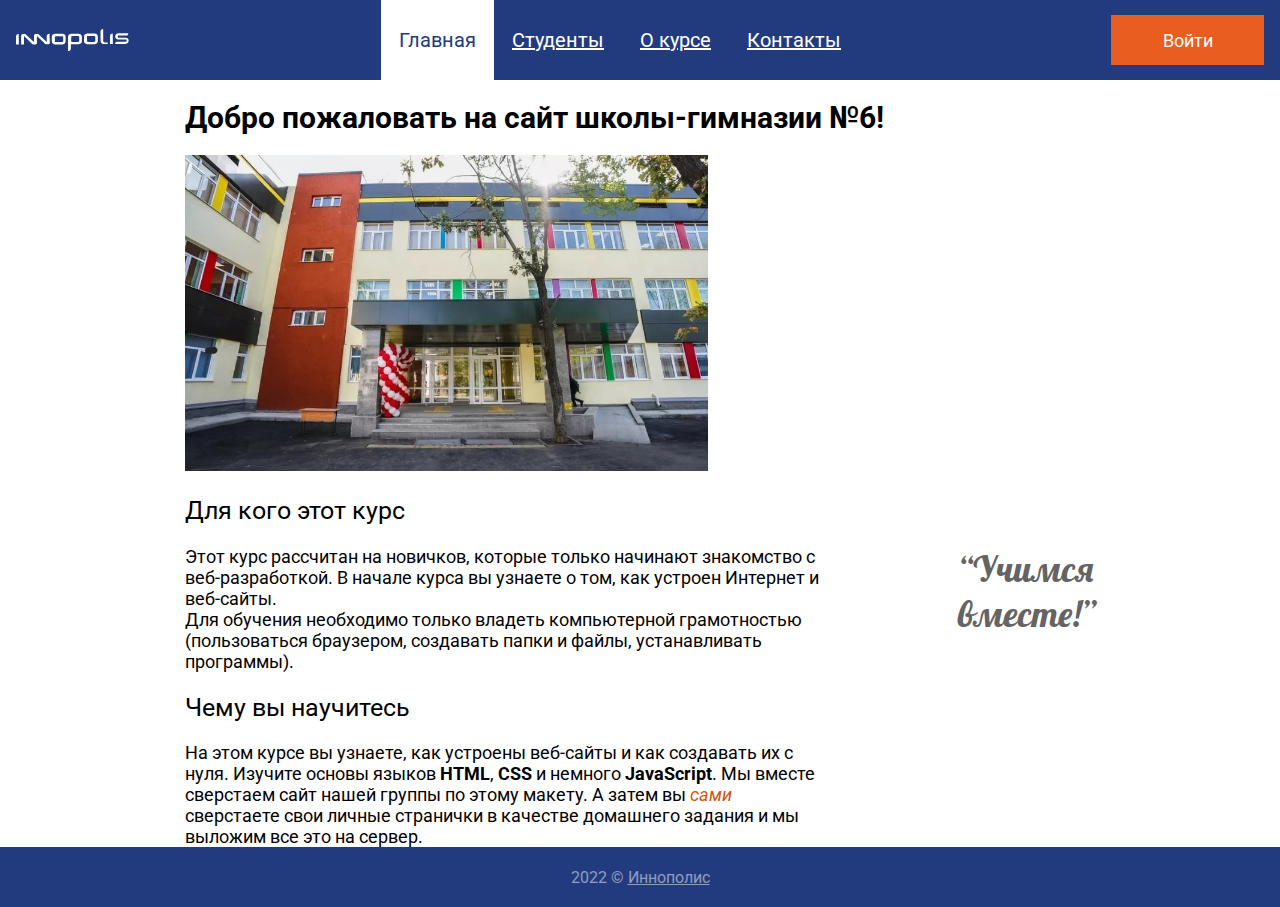
<file: index.html>
<!DOCTYPE html>
<html lang="ru">
    <head>
        <meta charset="UTF-8">
        <meta name="viewport" content="width=device-width, initial-scale=1.0">
        <title>Сайт школы</title>
        <link rel="stylesheet" href="css/style.css">
        <link rel="preconnect" href="https://fonts.googleapis.com">
        <link rel="preconnect" href="https://fonts.gstatic.com" crossorigin>
        <link href="https://fonts.googleapis.com/css2?family=Lobster&family=Roboto:ital,wght@0,400;0,700;1,400&display=swap" rel="stylesheet">
        <script defer src="js/login-popup.js"></script>
    </head>
    <body class="page">
        <header class="header">
            <img class="site-logo" src="img/logo.svg" alt="Логотип">
            <ul class="site-menu">
                <li><a class="menu-link active-link" href="#">Главная</a></li>
                <li><a class="menu-link" href="pages/students.html">Студенты</a></li>
                <li><a class="menu-link" href="pages/about.html">О курсе</a></li>
                <li><a class="menu-link" href="pages/contacts.html">Контакты</a></li>
            </ul>
            <a class="login-button" href="login.html">Войти</a>
            <div class="login-popup">
                <h2 class="login-headng">Войти на сайт</h2>
                <form class="login-form" action="#" method="GET">
                    <input class="login-input" name="login" type="text" placeholder="Логин" required="">
                    <input class="password-input" name="password" type="password" placeholder="Пароль" required="">
                    <button class="popup-buttn" type="submit">Войти</button>
                </form>
            </div>
        </header> 
        <main class="main">
            <h1 class="main-heading"> Добро пожаловать на сайт школы-гимназии №6! </h1>
            <img class="class-photo" src="img/school-27.11.21.jpg" alt="Фото компьютерного класса" width="523" height="316">
            <h2>Для кого этот курс</h2>
            <div class="intro-wrapper">
                <p class="intro-text">Этот курс рассчитан на новичков, которые только начинают знакомство с веб-разработкой. В начале курса вы узнаете о том, как устроен Интернет и веб-сайты. <br> 
                Для обучения необходимо только владеть компьютерной грамотностью (пользоваться браузером, создавать папки и файлы, устанавливать программы).</p>
                <aside class="intro-aside">
                    <blockquote>&#8220;Учимся<br> вместе!&#8221;</blockquote>
                </aside>
            </div>
            <h2>Чему вы научитесь</h2>
            <p class="intro-text">На этом курсе вы узнаете, как устроены веб-сайты и как создавать их с нуля. Изучите основы языков <strong>HTML</strong>,<strong> CSS</strong> и немного <strong>JavaScript</strong>. Мы вместе сверстаем сайт нашей группы по этому макету. А затем вы <em>сами</em>  сверстаете свои личные странички в качестве домашнего задания и мы выложим все это на сервер.</p>
        </main>
        <footer class="footer"> 
            <p class="copywraite">2022 &copy; <a class="innopolis-link" href="https://innopolis.com/">Иннополис</a></p>
        </footer>
    </body>
</html>
</file>
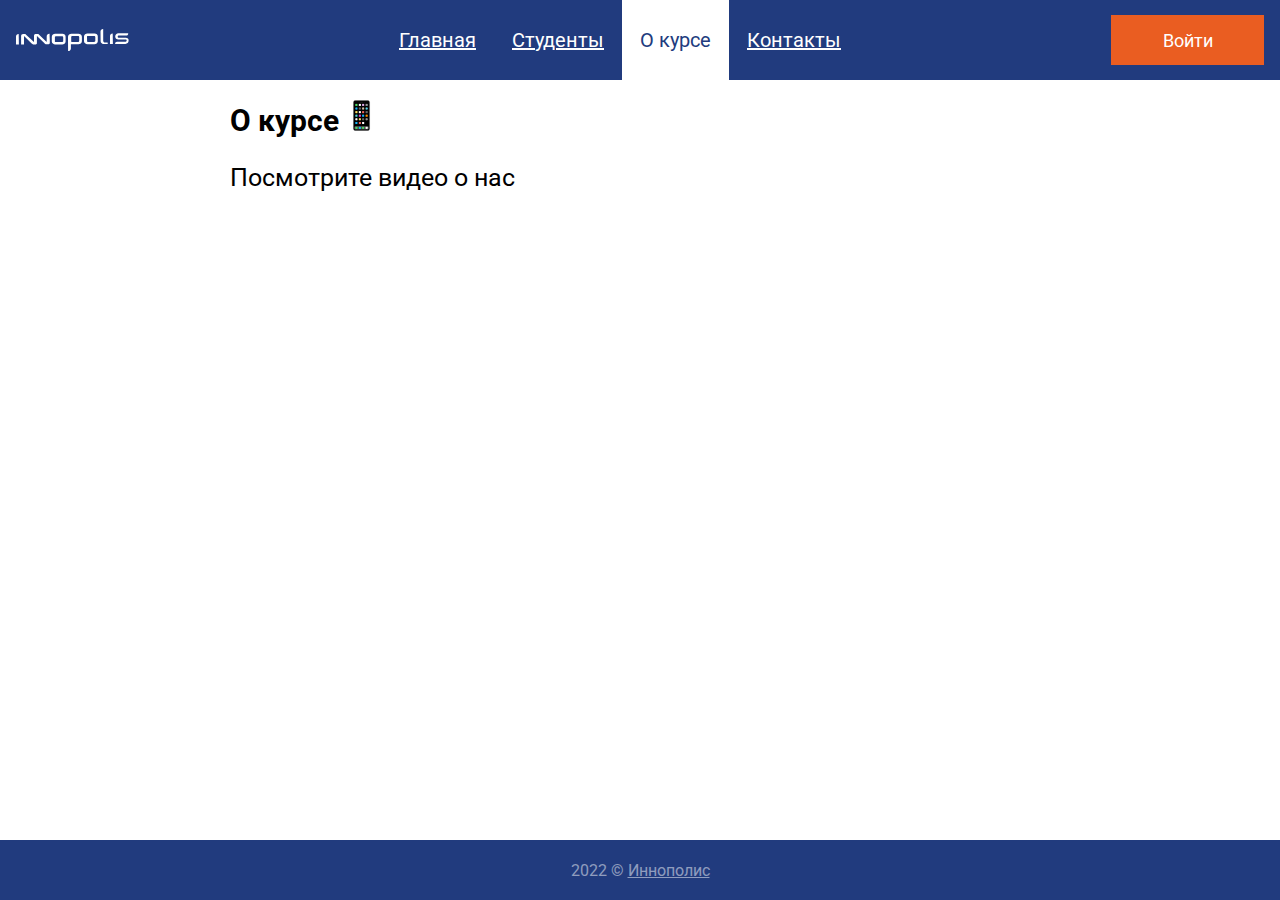
<file: pages/about.html>
<!DOCTYPE html>
<html lang="ru">
    <head>
        <meta charset="UTF-8">
        <meta name="viewport" content="width=device-width, initial-scale=1.0">
        <title>О курсе - Сайт группы </title>
        <link rel="stylesheet" href="../css/style.css">
        <link rel="preconnect" href="https://fonts.googleapis.com">
        <link rel="preconnect" href="https://fonts.gstatic.com" crossorigin>
        <link href="https://fonts.googleapis.com/css2?family=Roboto:ital,wght@0,400;0,700;1,400&display=swap" rel="stylesheet">
        <script defer src="../js/login-popup.js"></script>
    </head>
    <body class="page">
        <header class="header">
            <img class="site-logo" src="../img/logo.svg" alt="Логотип">
            <ul class="site-menu">
                <li><a class="menu-link" href="../index.html">Главная</a></li>
                <li><a class="menu-link" href="students.html">Студенты</a></li>
                <li><a class="menu-link active-link" href="#">О курсе</a></li>
                <li><a class="menu-link" href="contacts.html">Контакты</a></li>
            </ul>
            <a class="login-button" href="login.html">Войти</a>
            <div class="login-popup">
                <h2 class="login-headng">Войти на сайт</h2>
                <form class="login-form" action="#" method="GET">
                    <input class="login-input" name="login" type="text" placeholder="Логин" required="">
                    <input class="password-input" name="password" type="password" placeholder="Пароль" required="">
                    <button class="popup-buttn" type="submit">Войти</button>
                </form>
            </div>
        </header> 
        <main class="main main-about">
            <h1 class="main-heading">О курсе <img class="mobile-phone" src="../img/mobile-phone.png" alt="Мобильный телефон" width="31" height="31"></h1>
                <p class="about-text">Посмотрите видео о нас</p>
                <iframe class="about-video" width="560" height="315" src="https://www.youtube.com/embed/HiFfgmPXsXw" title="YouTube video player" frameborder="0" allow="accelerometer; autoplay; clipboard-write; encrypted-media; gyroscope; picture-in-picture" allowfullscreen></iframe>
        </main>
        <footer class="footer"> 
            <p class="copywraite">2022 &copy; <a class="innopolis-link" href="https://innopolis.com/">Иннополис</a></p>
        </footer>
    </body>
</html>
</file>
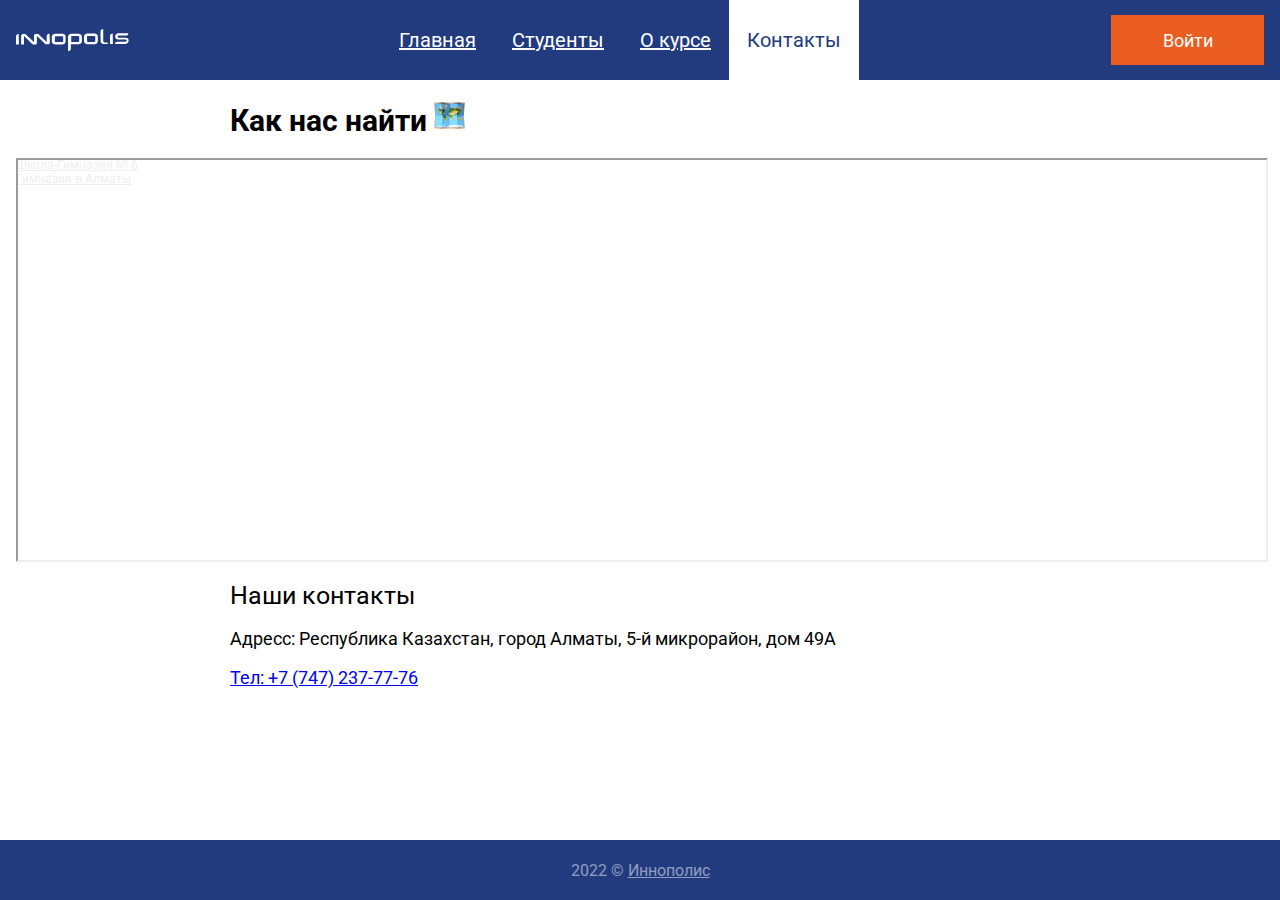
<file: pages/contacts.html>
<!DOCTYPE html>
<html lang="ru">
    <head>
        <meta charset="UTF-8">
        <meta name="viewport" content="width=device-width, initial-scale=1.0">
        <title>Контакты - Сайт группы</title>
        <link rel="stylesheet" href="../css/style.css">
        <link rel="preconnect" href="https://fonts.googleapis.com">
        <link rel="preconnect" href="https://fonts.gstatic.com" crossorigin>
        <link href="https://fonts.googleapis.com/css2?family=Roboto:ital,wght@0,400;0,700;1,400&display=swap" rel="stylesheet">
        <script defer src="../js/login-popup.js"></script>
    </head>
    <body class="page">
        <header class="header">
            <img class="site-logo" src="../img/logo.svg" alt="Логотип">
            <ul class="site-menu">
                <li><a class="menu-link" href="../index.html">Главная</a></li>
                <li><a class="menu-link" href="../pages/students.html">Студенты</a></li>
                <li><a class="menu-link" href="../pages/about.html">О курсе</a></li>
                <li><a class="menu-link active-link" href="#">Контакты</a></li>
            </ul>
            <a class="login-button" href="login.html">Войти</a>
            <div class="login-popup">
                <h2 class="login-headng">Войти на сайт</h2>
                <form class="login-form" action="#" method="GET">
                    <input class="login-input" name="login" type="text" placeholder="Логин" required="">
                    <input class="password-input" name="password" type="password" placeholder="Пароль" required="">
                    <button class="popup-buttn" type="submit">Войти</button>
                </form>
            </div>
        </header> 
        <main class="main contacts-about">
            <h1 class="main-heading contacts-heading"> Как нас найти <img class="world-map" src="../img/world-map.png" alt="Карта мира" width="31" height="31"></h1>
            <div class="contacts-maps" style="position:relative;overflow:hidden;"><a href="https://yandex.ru/maps/org/shkola_gimnaziya_6/1061043241/?utm_medium=mapframe&utm_source=maps" style="color:#eee;font-size:12px;position:absolute;top:0px;">Школа-Гимназия № 6</a><a href="https://yandex.ru/maps/162/almaty/category/gymnasium/184106234/?utm_medium=mapframe&utm_source=maps" style="color:#eee;font-size:12px;position:absolute;top:14px;">Гимназия в Алматы</a><iframe class="yandex-map" src="https://yandex.ru/map-widget/v1/-/CCUZVKxZLA" width="560" height="400" frameborder="1" allowfullscreen="true" style="position:relative;"></iframe></div>
            <h2 class="contacts-text-heading">Наши контакты</h2>
            <address class="contacts-address">
                <p> Адресс: Республика Казахстан, город Алматы, 5-й микрорайон, дом 49А</p>
                <a class="contacts-tel" href="tel:+78432039253">Тел: +7 (747) 237-77-76</a>   
            </address>
        </main>
        <footer class="footer"> 
            <p class="copywraite">2022 &#169; <a class="innopolis-link" href="https://innopolis.com/">Иннополис</a></p>
        </footer>
    </body>
</html>
</file>
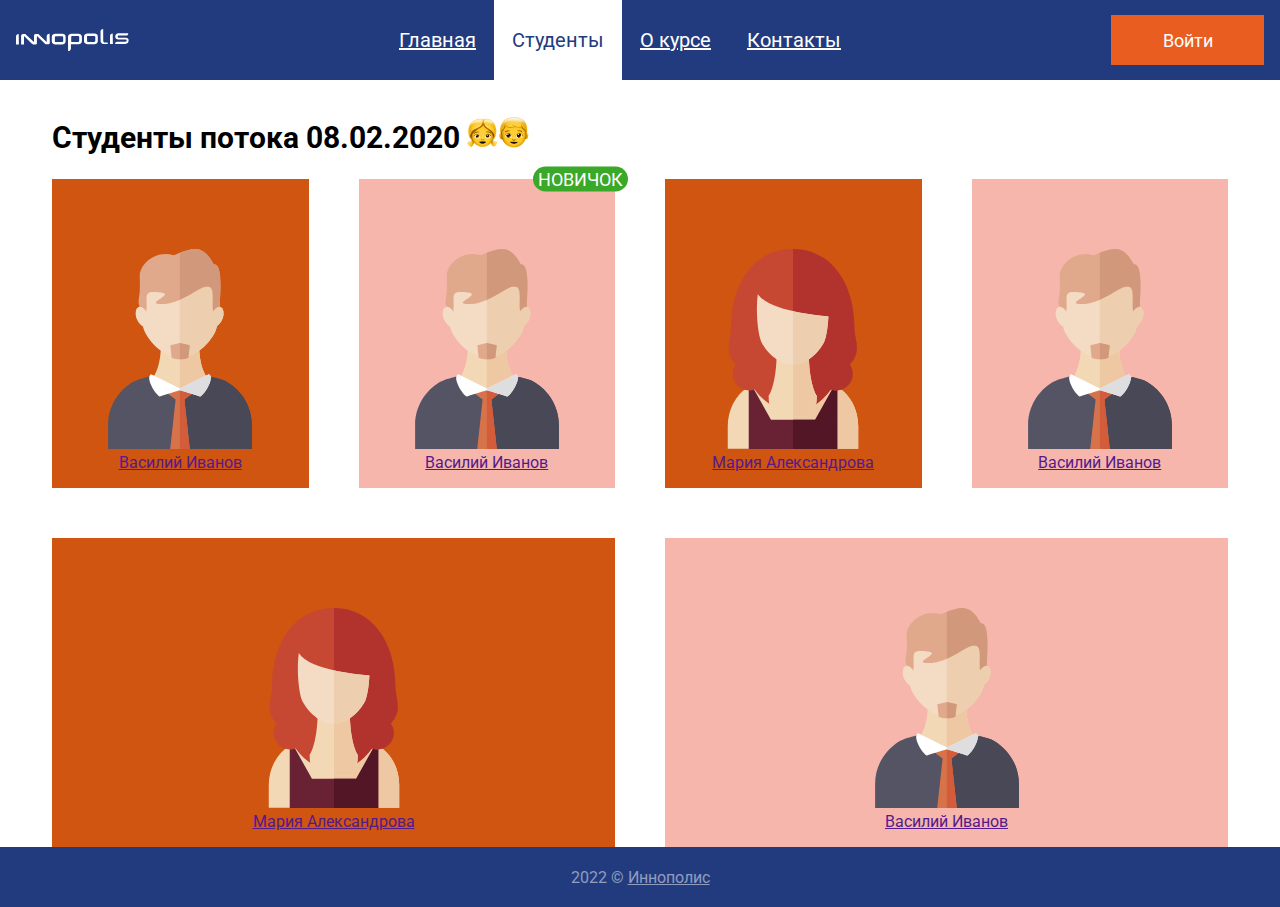
<file: pages/students.html>
<!DOCTYPE html>
<html lang="ru">
    <head>
        <meta charset="UTF-8">
        <meta name="viewport" content="width=device-width, initial-scale=1.0">
        <title>Студкнты - Сайт группы</title>
        <link rel="stylesheet" href="../css/style.css">
        <link rel="preconnect" href="https://fonts.googleapis.com">
        <link rel="preconnect" href="https://fonts.gstatic.com" crossorigin>
        <link href="https://fonts.googleapis.com/css2?family=Roboto:ital,wght@0,400;0,700;1,400&display=swap" rel="stylesheet">
        <script defer src="../js/login-popup.js"></script>
    </head>
    <body class="page">
        <header class="header student-header">
            <img class="site-logo" src="../img/logo.svg" alt="Логотип">
            <ul class="site-menu">
                <li><a class="menu-link" href="../index.html">Главная</a></li>
                <li><a class="menu-link active-link" href="#">Студенты</a></li>
                <li><a class="menu-link" href="about.html">О курсе</a></li>
                <li><a class="menu-link" href="contacts.html">Контакты</a></li>
            </ul>
            <a class="login-button" href="login.html">Войти</a>
            <div class="login-popup">
                <h2 class="login-headng">Войти на сайт</h2>
                <form class="login-form" action="#" method="GET">
                    <input class="login-input" name="login" type="text" placeholder="Логин" required="">
                    <input class="password-input" name="password" type="password" placeholder="Пароль" required="">
                    <button class="popup-buttn" type="submit">Войти</button>
                </form>
            </div>
        </header> 
        <main class="main main-students">
            <h1 class="main-heading student-heading">Студенты потока 08.02.2020 <img class="girl_1f467" src="../img/girl_1f467.png" alt="Девочка" width="31" height="31"><img class="boy_1f466" src="../img/boy_1f466.png" alt="Мальчик" width="31" height="31"></h1>
            <div class="students">
                <section class="student">
                    <a class="student-link" href=""> 
                      <img src="../img/avatar-boy.svg" alt="Аватар студента" width="200" height="270">
                      <p class="student-name">Василий Иванов</p>
                    </a>
                </section>
                <section class="student">
                    <a class="student-link" href=""> 
                        <img src="../img/avatar-boy.svg" alt="Аватар студента" width="200" height="270">
                        <p class="student-name">Василий Иванов</p>
                    </a>
                   <span class="student-new">Новичок</span>
                </section>
                <section class="student">
                    <a class="student-link" href=""> 
                        <img src="../img/avatar-girl.svg" alt="Аватар студента" width="200" height="270">
                        <p class="student-name">Мария Александрова</p>
                    </a>
                </section>
                <section class="student">
                    <a class="student-link" href=""> 
                        <img src="../img/avatar-boy.svg" alt="Аватар студента" width="200" height="270">
                        <p class="student-name">Василий Иванов</p>
                    </a>
                </section>
                <section class="student">
                    <a class="student-link" href=""> 
                        <img src="../img/avatar-girl.svg" alt="Аватар студента" width="200" height="270">
                        <p class="student-name">Мария Александрова</p>
                    </a>
                </section>
                <section class="student">
                    <a class="student-link" href=""> 
                        <img src="../img/avatar-boy.svg" alt="Аватар студента" width="200" height="270">
                        <p class="student-name">Василий Иванов</p>
                    </a>
                </section>
            </div>
        </main>
        <footer class="footer"> 
            <p class="copywraite">2022 &#169; <a class="innopolis-link" href="https://innopolis.com/">Иннополис</a></p>
        </footer>
    </body>
</html>
</file>
<file: css/style.css>
.page {
    display: flex;    
    flex-direction: column;
    min-height: 100vh;
    font-family: 'Roboto', sans-serif;
    margin: 0;
}

/* Header */
.header {
    position: relative;
    box-sizing: border-box;
    width: 100%;
    max-width: 1300px;
    margin: 0 auto;
    padding: 0 16px;
    min-height: 80px;
    display: flex;
    flex-wrap: wrap;
    justify-content: space-between;
    align-items: center;
    background-color: rgb(33, 59, 126, 1);
}

.site-logo {
    width: auto;
}

.site-menu {
    align-self: stretch;
    display: flex;
    flex-wrap: wrap;
    list-style: none;
    margin: 0;
    padding: 0;
}

.site-menu > li {
    display: flex;
    min-height: 80px;
}

.menu-link {
    display: flex;
    align-items: center;
    font-family: 'Roboto', sans-serif;
    font-style: normal;
    font-weight: 400;
    font-size: 20px;
    color: #fff;
    padding: 0 18px;
    background-color: #213B7E;
}

.menu-link:hover {
    color: #213B7E;
    background-color: #fff;
    text-decoration: none;
}

.login-button {
    display: flex;
    justify-content: center;
    align-items: center;
    width: 153px;
    min-height: 50px;
    font-family: 'Roboto', sans-serif;
    font-style: normal;
    font-weight: 400;
    font-size: 18px;
    color: #fff;
    background-color: #EA5D21;
    text-decoration: none;
}

/* Login popup */
.login-popup {
    display: none;
    position: fixed;
    z-index: 1;
    bottom: 0;
    left: 50%;
    transform: translate(-50%, -50%);
    box-sizing: border-box;
    width: 100%;
    max-width: 500px;
    min-height: 418px;
    padding: 26px 28px 56px;
    background-color: white;
    border: 1px solid #213B7E;
    box-shadow: 5px 5px 4px 0 rgba(0, 0, 0, 0.25);
}

.login-form {
    display: flex;
    align-items: center;
    flex-direction: column;
}

.login-form > input {
    width: 100%;
    max-width: 444%;
    min-height: 55px;
    margin-bottom: 56px;
    border: 1px solid #808080;
}

.popup-buttn {
    font-family: 'Roboto', sans-serif;
    font-weight: 400;
    font-size: 18px;
    display: flex;
    justify-content: center;
    align-items: center;
    width: 153px;
    min-height: 50px;
    text-decoration: none;
    color: #FFFFFF;
    background-color: #EA6113;
    border: none;
}

.login-form > input {
    padding: 0 1em;
}

/* Main */
.main {
    box-sizing: border-box;
    width: 100%;
    max-width: 911px;
    margin: 0 auto;
    /* padding: 0 2vw; */
    flex-grow: 1;
}

.class-photo{
    object-fit: cover;
    width: 100%;
    max-width: 523px;
    height: 316px;
}

.main-heading{
    font-family: 'Roboto', sans-serif;
    font-style: normal;
    font-weight: 700;
    font-size: 30px;
    line-height: 1.17;
}

h2 {
    font-family: 'Roboto', sans-serif;
    font-style: normal;
    font-weight: 400;
    font-size: 25px;
    line-height: 29px;
}

.intro-wrapper {
    display: flex;
    flex-wrap: wrap;
    justify-content: space-between;
}

.intro-text {
    margin: 0;
    width: 100%;
    max-width: 634px;
    font-family: 'Roboto', sans-serif;
    font-style: normal;
    font-weight: 400;
    font-size: 18px;
    line-height: 21px; 
}

.intro-aside {
    color: rgba(100, 100, 100, 1);
    font-family: 'Lobster';
    font-style: normal;
    font-weight: 400;
    font-size: 36px;
    line-height: 45px;
}

.intro-aside > blockquote {
    margin: 0;
}

.intro-text > strong {
    font-weight: 700;
}

.intro-text > em {
    color: #CF5510;
    font-style: italic;
}

/* Students */
.student-header {
    margin-bottom: 37px;

}

.main-students {
    max-width: 1202px;
}

.student-heading {
    max-width: 1202px;
    padding: 0 13px;
    margin: 0 auto;
    margin-bottom: 24px;
    box-sizing: border-box;
}

.students {
    display: flex;
    flex-wrap: wrap;
    max-width: 1202px;
    gap: 50px;
    padding: 0 13px;
    box-sizing: border-box;
    margin: 0 auto;
}

.student:nth-child(2n+1) {
    background-color: #CF5510;
}

.student {
    position: relative;
    display: flex;
    flex-direction: column;
    align-items: center;
    /* outline: 1px solid black; */
    box-sizing: border-box;
    width: 200px;
    flex: 1 1 0;
    background-color: #f6b6ab;
}

@media (min-widht: 1150px) {
    .student {
        max-width: calc(100% / 2);
    }
}

.student-new {
    position: absolute;
    top: o;
    transform: translateY(-50%);
    right: -13px;
    display: flex;
    padding: 2px 5px;
    background-color: #3AA828;
    color: #fff;
    text-transform: uppercase;
    border-radius: 20px;
    font-family: 'Roboto';
    font-style: normal;
    font-weight: 400;
    font-size: 18px;
    line-height: 21px;
}

.student img {
    object-position: bottom;
    object-fit: contain;
    min-height: 270px;
}

.student-name {
    margin: 0;
    margin-bottom: 1em;
    display: block;
    text-align: center;
}

/* About */
.main-about {
    max-width: 820px;
}

.about-text {
    font-family: 'Roboto';
    font-style: normal;
    font-weight: 400;
    font-size: 25px;
    line-height: 29px;
}

.about-video {
    width: 100%;
    min-height: 550px;
}

/* Contacts */
.contacts-about {
    max-width: 100%;
}

.contacts-heading {
    max-width: 820px;
    margin-left: auto;
    margin-right: auto;
}

.contacts-text-heading {
    max-width: 820px;
    margin: 0 auto;
    font-family: 'Roboto';
    font-style: normal;
    font-weight: 400;
    font-size: 25px;
    line-height: 29px;
}

.contacts-maps {
    box-sizing: border-box;
    width: 100%;
    max-width: 1300px;
    margin: 0 auto;
    margin-bottom: 15px;
    padding: 0 16px;
}

.yandex-map {
    width: 100%;
}

.contacts-address, 
.contacts-tel  {
    max-width: 820px;
    margin: 0 auto;
    font-family: 'Roboto';
    font-style: normal;
    font-weight: 400;
    font-size: 18px;
    line-height: 21px;
}

/* Footer */
.footer {
    box-sizing: border-box;
    width: 100%;
    max-width: 1300px; 
    margin: 0 auto;
    padding: 0 16px;
    min-height: 60px;
    display: flex;
    flex-wrap: wrap;
    justify-content: center;
    align-items: center;
    background-color: rgb(33, 59, 126, 1);
}

.copywraite {
    color: rgba(255, 255, 255, 0.5);
}

.innopolis-link{
    color: rgba(255, 255, 255, 0.5);
}

/*Responsive*/
@media (max-width: 630px) {
    .header{
        justify-content: center;
        padding: 1em 16px; 
        gap: 1em;
    }
    .site-logo {
        width: 100%;
        min-height: 80px;
    }
    .site-menu{
        justify-content: center;
    }
}

/* JS */
.active-link {
    color: #213B7E;
    background-color: #fff;
    text-decoration: none;
}

.show-popup {
    display: block;
}

/* .login-input:invalid {
    outline: 5px solid red;
} */
</file>
